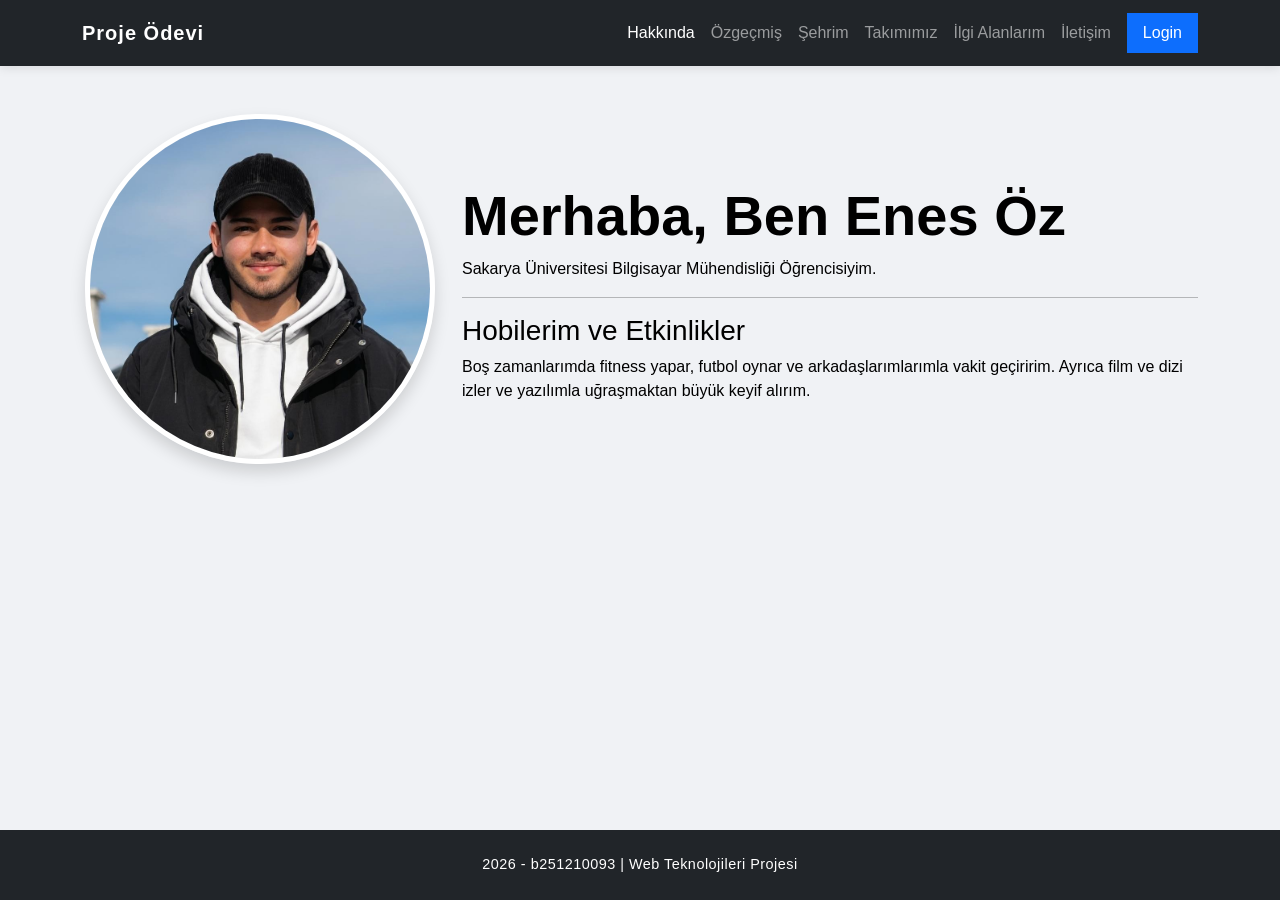
<file: index.html>
<!DOCTYPE html>
<html lang="tr">
<head>
    <meta charset="UTF-8">
    <meta name="viewport" content="width=device-width, initial-scale=1.0">
    <title>Web Teknolojileri Projesi | Hakkında</title>

    <link href="https://cdn.jsdelivr.net/npm/bootstrap@5.3.0/dist/css/bootstrap.min.css" rel="stylesheet">
    <link rel="stylesheet" href="style.css">
</head>
<body>

    <nav class="navbar navbar-expand-lg navbar-dark bg-dark sticky-top">
        <div class="container">
            <a class="navbar-brand" href="index.html">Proje Ödevi</a>
            <button class="navbar-toggler" type="button" data-bs-toggle="collapse" data-bs-target="#navbarNav">
                <span class="navbar-toggler-icon"></span>
            </button>
            <div class="collapse navbar-collapse" id="navbarNav">
                <ul class="navbar-nav ms-auto">
                    <li class="nav-item"><a class="nav-link active" href="index.html">Hakkında</a></li>
                    <li class="nav-item"><a class="nav-link" href="cv.html">Özgeçmiş</a></li>
                    <li class="nav-item"><a class="nav-link" href="sehrim.html">Şehrim</a></li>
                    <li class="nav-item"><a class="nav-link" href="takimimiz.html">Takımımız</a></li>
                    <li class="nav-item"><a class="nav-link" href="ilgialanlarim.html">İlgi Alanlarım</a></li>
                    <li class="nav-item"><a class="nav-link" href="iletisim.html">İletişim</a></li>
                    <li class="nav-item"><a class="nav-link btn-sm ms-lg-2 px-3 text-white bg-primary" href="login.html">Login</a></li>
                </ul>
            </div>
        </div>
    </nav>

    <main class="container my-5">
        <div class="row align-items-center">
            <div class="col-md-4 text-center">
                <img src="resimler/profil.jpg" class="profile-img shadow mb-4" alt="Profil Resmi">
            </div>
            <div class="col-md-8">
                <h1 class="display-4 fw-bold">Merhaba, Ben Enes Öz</h1>
                <p class="hobbies-section">Sakarya Üniversitesi Bilgisayar Mühendisliği Öğrencisiyim.</p>
                <hr>
                <section>
                    <h3>Hobilerim ve Etkinlikler</h3>
                    <p>Boş zamanlarımda fitness yapar, futbol oynar  ve arkadaşlarımlarımla vakit geçiririm.
                    Ayrıca film ve dizi izler ve yazılımla uğraşmaktan büyük keyif alırım.</p>
                    </p>
                </section>
            </div>
        </div>
    </main>

    <footer class="bg-dark text-white text-center py-4 mt-auto">
        <div class="container">
            <p class="mb-0"> 2026 - b251210093 | Web Teknolojileri Projesi</p>
        </div>
    </footer>

    <script src="https://cdn.jsdelivr.net/npm/bootstrap@5.3.0/dist/js/bootstrap.bundle.min.js"></script>
</body>
</html>
</file>
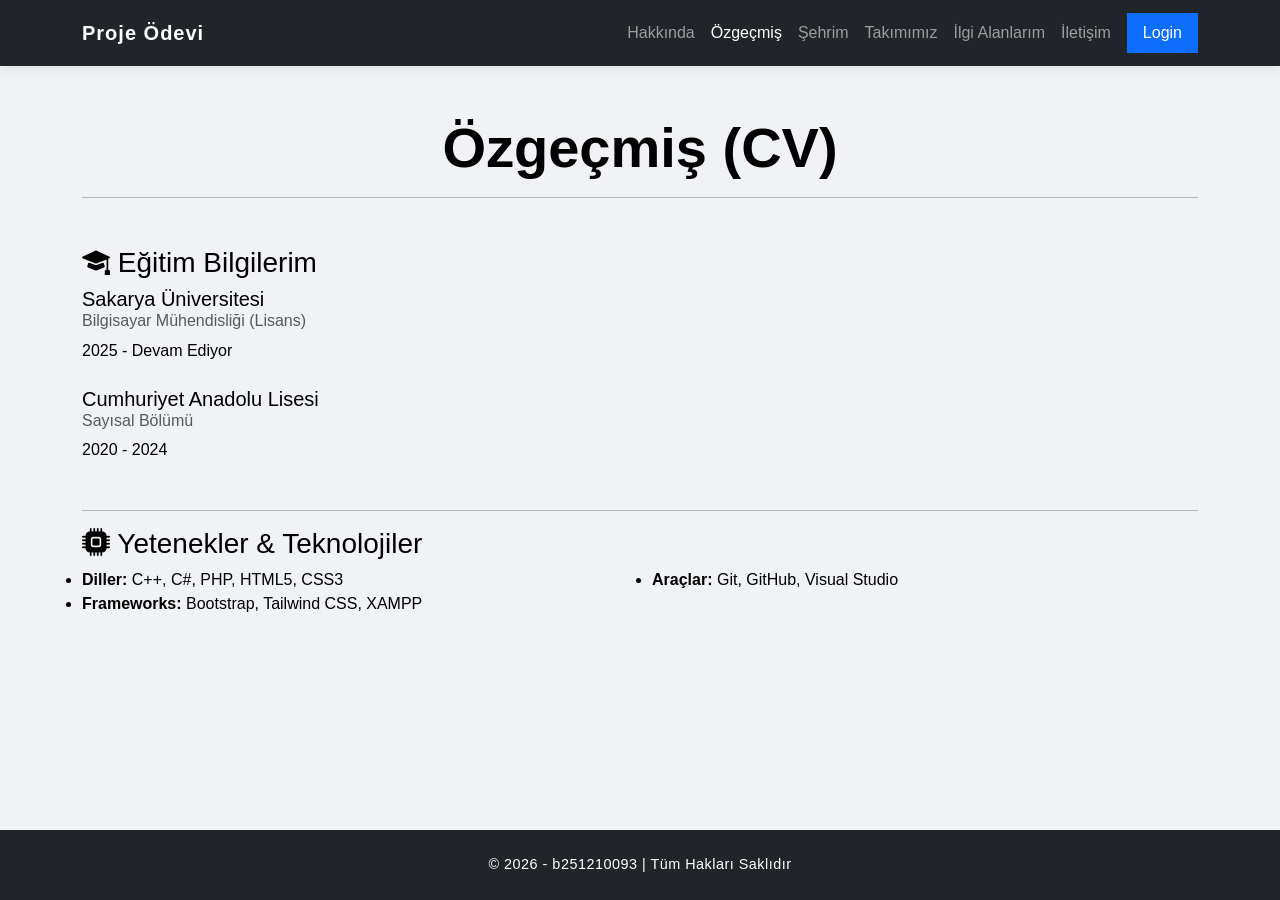
<file: cv.html>
<!DOCTYPE html>
<html lang="tr">
<head>
    <meta charset="UTF-8">
    <meta name="viewport" content="width=device-width, initial-scale=1.0">
    <title>Özgeçmiş | Enes Öz</title>

    <link href="https://cdn.jsdelivr.net/npm/bootstrap@5.3.0/dist/css/bootstrap.min.css" rel="stylesheet">
    <link rel="stylesheet" href="https://cdn.jsdelivr.net/npm/bootstrap-icons@1.11.0/font/bootstrap-icons.css">
    <link rel="stylesheet" href="style.css">
</head>
<body>

    <nav class="navbar navbar-expand-lg navbar-dark bg-dark sticky-top">
        <div class="container">
            <a class="navbar-brand" href="index.html">Proje Ödevi</a>
            <button class="navbar-toggler" type="button" data-bs-toggle="collapse" data-bs-target="#navbarNav">
                <span class="navbar-toggler-icon"></span>
            </button>
            <div class="collapse navbar-collapse" id="navbarNav">
                <ul class="navbar-nav ms-auto">
                    <li class="nav-item"><a class="nav-link" href="index.html">Hakkında</a></li>
                    <li class="nav-item"><a class="nav-link active" href="cv.html">Özgeçmiş</a></li>
                    <li class="nav-item"><a class="nav-link" href="sehrim.html">Şehrim</a></li>
                    <li class="nav-item"><a class="nav-link" href="takimimiz.html">Takımımız</a></li>
                    <li class="nav-item"><a class="nav-link" href="ilgi-alanlarim.html">İlgi Alanlarım</a></li>
                    <li class="nav-item"><a class="nav-link" href="iletisim.html">İletişim</a></li>
                    <li class="nav-item"><a class="nav-link btn-sm ms-lg-2 px-3 text-white bg-primary" href="login.html">Login</a></li>
                </ul>
            </div>
        </div>
    </nav>

    <main class="container my-5">
        
        <header class="text-center mb-5">
            <h1  class="display-4 fw-bold">Özgeçmiş (CV)</h1>
            <hr>
        </header>

        <section class="mb-5">
            <h2 class="h3 cv-section-title"><i class="bi bi-mortarboard-fill"></i> Eğitim Bilgilerim</h2>
            
            <article class="border-primary">
                <div class="card-body">
                    <h5 class="card-title">Sakarya Üniversitesi</h5>
                    <h6 class="card-subtitle mb-2 text-muted">Bilgisayar Mühendisliği (Lisans)</h6>
                    <p class="card-text">2025 - Devam Ediyor</p>
                </div>
            </article>
<br>
            <article class="border-secondary">
                <div class="card-body">
                    <h5 class="card-title">Cumhuriyet Anadolu Lisesi</h5>
                    <h6 class="card-subtitle mb-2 text-muted">Sayısal Bölümü</h6>
                    <p class="card-text">2020 - 2024</p>
                </div>
            </article>
        </section>
<hr>
        <section class="mb-5">
            <h2 class="h3 cv-section-title"><i class="bi bi-cpu-fill"></i> Yetenekler & Teknolojiler</h2>
            <div class="row">
                <div class="col-md-6">
                    <ul class="list-group list-group-flush">
                        <li><strong>Diller:</strong> C++, C#, PHP, HTML5, CSS3</li>
                        <li><strong>Frameworks:</strong> Bootstrap, Tailwind CSS, XAMPP</li>
                    </ul>
                </div>
                <div class="col-md-6">
                    <ul class="list-group list-group-flush">
                        <li><strong>Araçlar:</strong> Git, GitHub, Visual Studio</li>
                    </ul>
                </div>
            </div>
        </section>

    </main>

    <footer class="bg-dark text-white text-center py-4">
        <div class="container">
            <p class="mb-0">© 2026 - b251210093 | Tüm Hakları Saklıdır</p>
        </div>
    </footer>

    <script src="https://cdn.jsdelivr.net/npm/bootstrap@5.3.0/dist/js/bootstrap.bundle.min.js"></script>
</body>
</html>
</file>
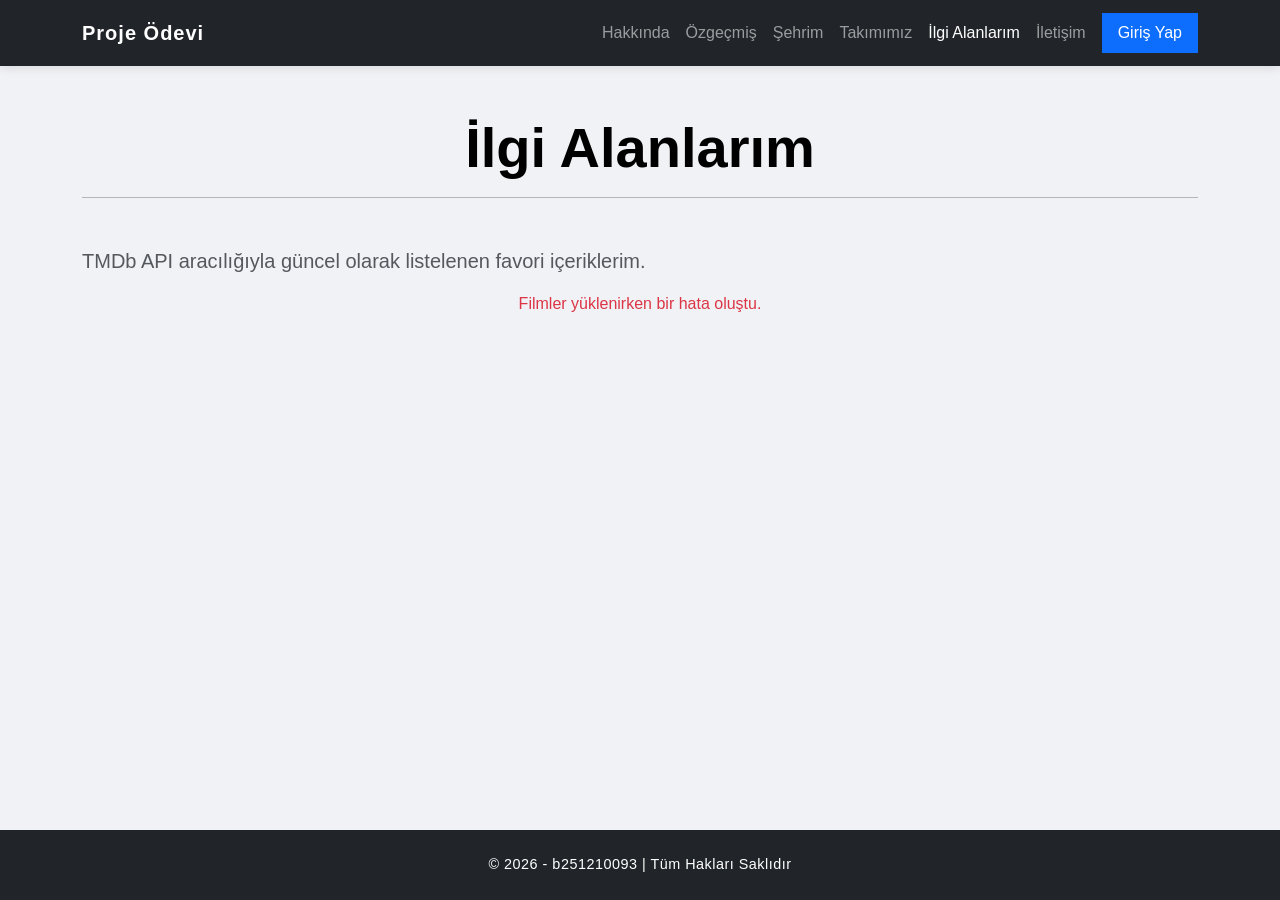
<file: ilgialanlarim.html>
<!DOCTYPE html>
<html lang="tr">
<head>
    <meta charset="UTF-8">
    <meta name="viewport" content="width=device-width, initial-scale=1.0">
    <title>İlgi Alanlarım | Enes Öz</title>

    <link href="https://cdn.jsdelivr.net/npm/bootstrap@5.3.0/dist/css/bootstrap.min.css" rel="stylesheet">
    <link rel="stylesheet" href="style.css">
</head>

<body>

    <nav class="navbar navbar-expand-lg navbar-dark bg-dark sticky-top">
        <div class="container">
            <a class="navbar-brand" href="index.html">Proje Ödevi</a>
            <button class="navbar-toggler" type="button" data-bs-toggle="collapse" data-bs-target="#navbarNav">
                <span class="navbar-toggler-icon"></span>
            </button>
            <div class="collapse navbar-collapse" id="navbarNav">
                <ul class="navbar-nav ms-auto">
                    <li class="nav-item"><a class="nav-link" href="index.html">Hakkında</a></li>
                    <li class="nav-item"><a class="nav-link" href="cv.html">Özgeçmiş</a></li>
                    <li class="nav-item"><a class="nav-link" href="sehrim.html">Şehrim</a></li>
                    <li class="nav-item"><a class="nav-link" href="takimimiz.html">Takımımız</a></li>
                    <li class="nav-item"><a class="nav-link active" href="ilgialanlarim.html">İlgi Alanlarım</a></li>
                    <li class="nav-item"><a class="nav-link" href="iletisim.html">İletişim</a></li>
                    <li class="nav-item"><a class="nav-link btn-sm ms-lg-2 px-3 text-white bg-primary" href="login.html">Giriş Yap</a></li>
                </ul>
            </div>
        </div>
    </nav>

    <main class="container my-5">
        <header class="text-center mb-5">
            <h1 class="display-4 fw-bold main-title">İlgi Alanlarım</h1>
            <hr>
    </header>
            <p class="lead text-muted mt-3">TMDb API aracılığıyla güncel olarak listelenen favori içeriklerim.</p>
        </header>
        
        <!-- API Verilerinin Basılacağı Alan -->
        <div id="film-listesi" class="row g-4">
            <div class="d-flex justify-content-center py-5">
                <div class="spinner-grow text-primary" role="status" style="width: 3rem; height: 3rem;">
                    <span class="visually-hidden">Yükleniyor...</span>
                </div>
            </div>
        </div>
    </main>

   <footer class="bg-dark text-white text-center py-4 mt-auto">
        <p class="mb-0">© 2026 - b251210093 | Tüm Hakları Saklıdır</p>
    </footer>

    <script src="https://cdn.jsdelivr.net/npm/bootstrap@5.3.0/dist/js/bootstrap.bundle.min.js"></script>
    <script src="script.js"></script>
</body>
</html>
</file>
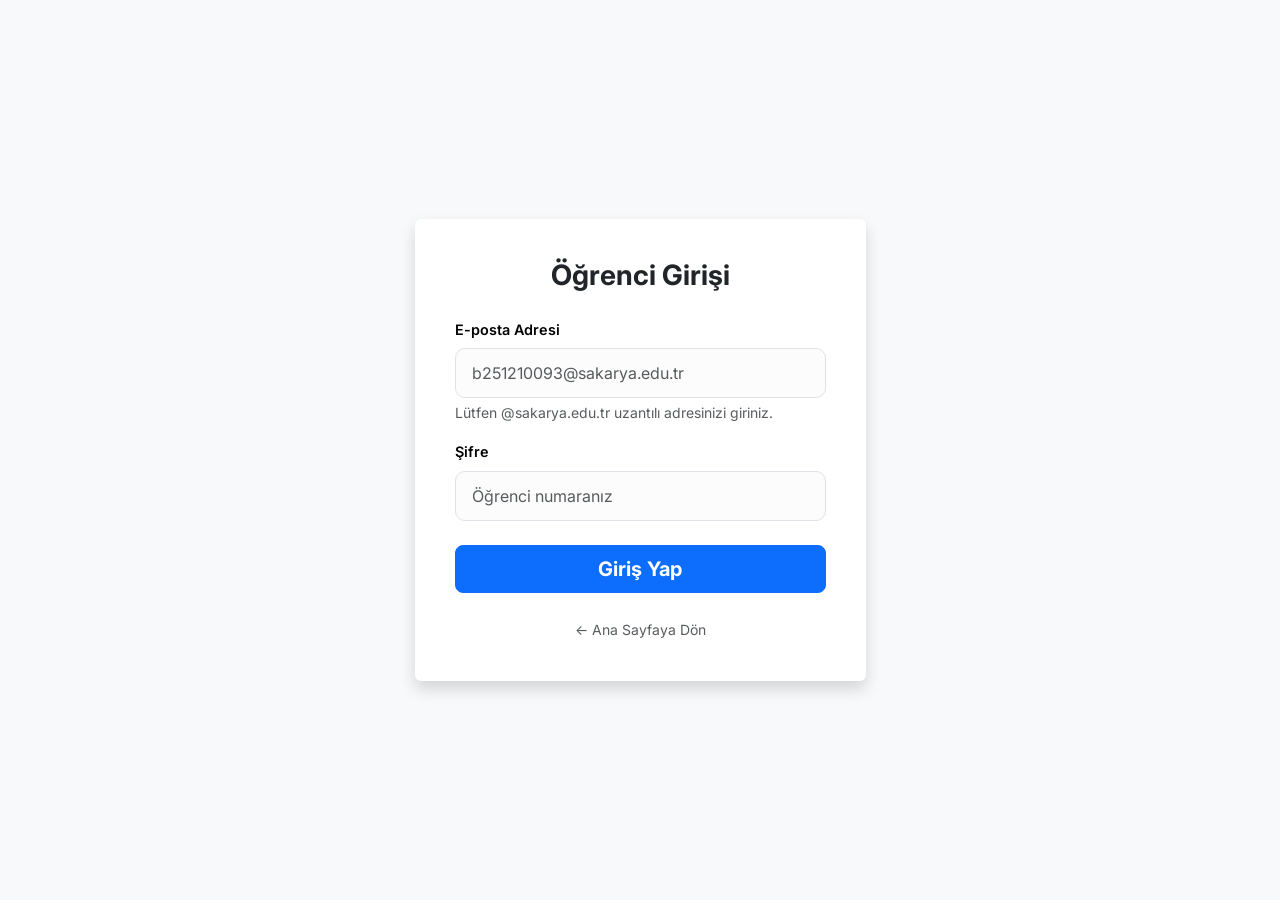
<file: login.html>
<!DOCTYPE html>
<html lang="tr">
<head>
    <meta charset="UTF-8">
    <meta name="viewport" content="width=device-width, initial-scale=1.0">
    <title>Giriş Yap | Web Projesi</title>

    <link href="https://cdn.jsdelivr.net/npm/bootstrap@5.3.0/dist/css/bootstrap.min.css" rel="stylesheet">
    <link href="https://fonts.googleapis.com/css2?family=Inter:wght@400;600&display=swap" rel="stylesheet">
    <link rel="stylesheet" href="style.css">
</head>
<body class="bg-light">

    <div class="container">
        <div class="row justify-content-center align-items-center vh-100">
            <div class="col-md-5">
                <div class="card login-card shadow border-0 p-3">
                    <div class="card-body p-4">
                        <h3 class="text-center mb-4 fw-bold">Öğrenci Girişi</h3>
                        
                        <form action="login.php" method="POST">
                            
                            <div class="mb-3">
                                <label for="email" class="form-label">E-posta Adresi</label>
                                <input type="email" 
                                       class="form-control" 
                                       id="email" 
                                       name="email" 
                                       placeholder="b251210093@sakarya.edu.tr" 
                                       required>
                                <div class="form-text">Lütfen @sakarya.edu.tr uzantılı adresinizi giriniz.</div>
                            </div>

                            <div class="mb-4">
                                <label for="password" class="form-label">Şifre</label>
                                <input type="password" 
                                       class="form-control" 
                                       id="password" 
                                       name="password" 
                                       placeholder="Öğrenci numaranız" 
                                       required>
                            </div>

                            <div class="d-grid">
                                <button type="submit" class="btn btn-primary btn-lg fw-bold">Giriş Yap</button>
                            </div>

                        </form>
                        
                        <div class="text-center mt-4">
                            <a href="index.html" class="text-decoration-none small text-muted">← Ana Sayfaya Dön</a>
                        </div>
                    </div>
                </div>
            </div>
        </div>
    </div>

    <script src="https://cdn.jsdelivr.net/npm/bootstrap@5.3.0/dist/js/bootstrap.bundle.min.js"></script>
</body>
</html>
</file>
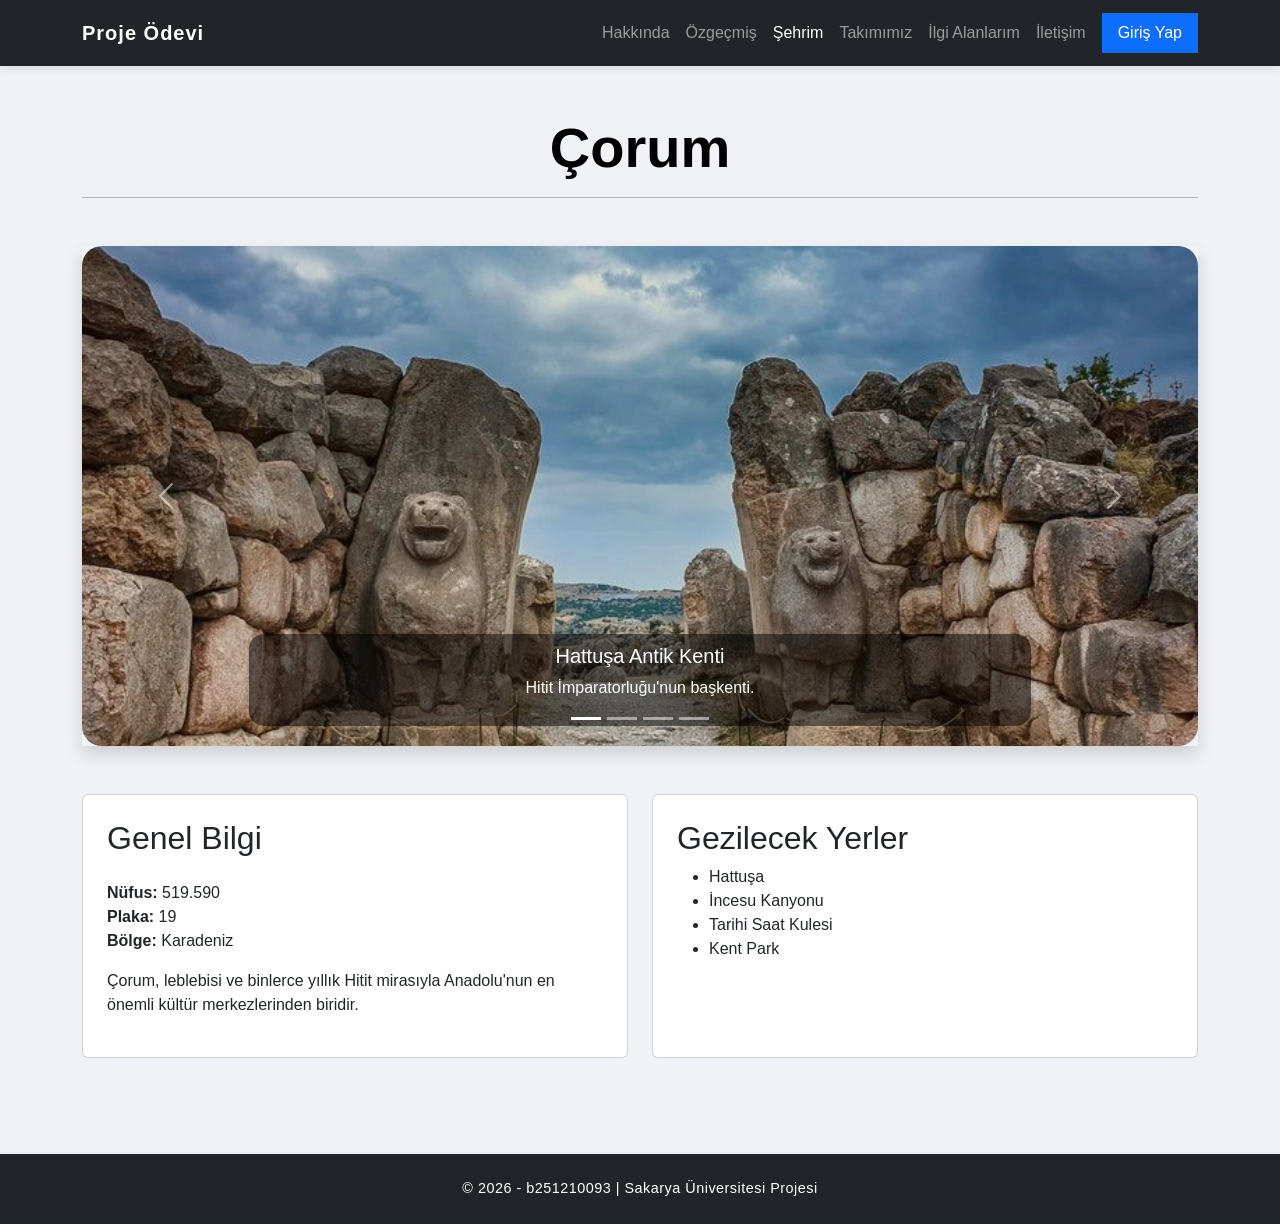
<file: sehrim.html>
<!DOCTYPE html>
<html lang="tr">
<head>
    <meta charset="UTF-8">
    <meta name="viewport" content="width=device-width, initial-scale=1.0">
    <title>Şehrim | Çorum</title>
    <link href="https://cdn.jsdelivr.net/npm/bootstrap@5.3.0/dist/css/bootstrap.min.css" rel="stylesheet">
    <link rel="stylesheet" href="style.css">
</head>
<body>

    <nav class="navbar navbar-expand-lg navbar-dark bg-dark sticky-top">
        <div class="container">
            <a class="navbar-brand" href="index.html">Proje Ödevi</a>
            <button class="navbar-toggler" type="button" data-bs-toggle="collapse" data-bs-target="#navbarNav">
                <span class="navbar-toggler-icon"></span>
            </button>
            <div class="collapse navbar-collapse" id="navbarNav">
                <ul class="navbar-nav ms-auto">
                    <li class="nav-item"><a class="nav-link" href="index.html">Hakkında</a></li>
                    <li class="nav-item"><a class="nav-link" href="cv.html">Özgeçmiş</a></li>
                    <li class="nav-item"><a class="nav-link active" href="sehrim.html">Şehrim</a></li>
                    <li class="nav-item"><a class="nav-link" href="takimimiz.html">Takımımız</a></li>
                    <li class="nav-item"><a class="nav-link" href="ilgialanlarim.html">İlgi Alanlarım</a></li>
                    <li class="nav-item"><a class="nav-link" href="iletisim.html">İletişim</a></li>
                    <li class="nav-item"><a class="nav-link btn-sm ms-lg-2 px-3 text-white bg-primary" href="login.html">Giriş Yap</a></li>
                </ul>
            </div>
        </div>
    </nav>

    <main class="container my-5">
        <header class="text-center mb-5">
            <h1 class="display-4 fw-bold">Çorum</h1>
            <hr>
        </header>

        <!-- ÖDEV KURALI: En az 4 resimden oluşan, tıklanabilir Slider -->
        <div id="citySlider" class="carousel slide mb-5 shadow" data-bs-ride="carousel">
            <!-- Tıklanabilir Göstergeler -->
            <div class="carousel-indicators">
                <button type="button" data-bs-target="#citySlider" data-bs-slide-to="0" class="active"></button>
                <button type="button" data-bs-target="#citySlider" data-bs-slide-to="1"></button>
                <button type="button" data-bs-target="#citySlider" data-bs-slide-to="2"></button>
                <button type="button" data-bs-target="#citySlider" data-bs-slide-to="3"></button>
            </div>

            <div class="carousel-inner rounded-4">
                <div class="carousel-item active">
                    <img src="resimler/sehir1.jpg" class="d-block w-100 main-slider-img" alt="Hattuşa">
                    <div class="carousel-caption d-none d-md-block">
                        <h5>Hattuşa Antik Kenti</h5>
                        <p>Hitit İmparatorluğu'nun başkenti.</p>
                    </div>
                </div>
                <div class="carousel-item">
                    <img src="resimler/sehir2.jpg" class="d-block w-100 main-slider-img" alt="İncesu">
                    <div class="carousel-caption d-none d-md-block">
                        <h5>İncesu Kanyonu</h5>
                        <p>Doğal yürüyüş yolu ve eşsiz manzara.</p>
                    </div>
                </div>
                <div class="carousel-item">
                    <img src="resimler/sehir3.jpg" class="d-block w-100 main-slider-img" alt="Saat Kulesi">
                    <div class="carousel-caption d-none d-md-block">
                        <h5>Çorum Saat Kulesi</h5>
                        <p>Şehrin merkezindeki tarihi saat kulesi.</p>
                    </div>
                </div>
                <div class="carousel-item">
                    <img src="resimler/sehir4.jpg" class="d-block w-100 main-slider-img" alt="Kent Park">
                    <div class="carousel-caption d-none d-md-block">
                        <h5>Kent Park</h5>
                        <p>Karadeniz Bölgesinin en büyük yapay göleti.</p>
                    </div>
                </div>
            </div>

            <button class="carousel-control-prev" type="button" data-bs-target="#citySlider" data-bs-slide="prev">
                <span class="carousel-control-prev-icon"></span>
            </button>
            <button class="carousel-control-next" type="button" data-bs-target="#citySlider" data-bs-slide="next">
                <span class="carousel-control-next-icon"></span>
            </button>
        </div>

        <div class="row mb-5">
            <div class="col-lg-6">
                <div class="card p-4 h-100">
                    <h2>Genel Bilgi</h2>
                    <p class="mt-3"><strong>Nüfus:</strong> 519.590<br><strong>Plaka:</strong> 19<br><strong>Bölge:</strong> Karadeniz</p>
                    <p>Çorum, leblebisi ve binlerce yıllık Hitit mirasıyla Anadolu'nun en önemli kültür merkezlerinden biridir.</p>
                </div>
            </div>
            <div class="col-lg-6">
                <div class="card p-4 h-100">
                    <h2>Gezilecek Yerler</h2>
                    <ul>
                        <li>Hattuşa</li>
                        <li>İncesu Kanyonu</li>
                        <li>Tarihi Saat Kulesi</li>
                        <li>Kent Park</li>
                    </ul>
                </div>
            </div>
        </div>
    </main>

    <footer class="bg-dark text-white text-center py-4">
        <p class="mb-0">© 2026 - b251210093 | Sakarya Üniversitesi Projesi</p>
    </footer>

    <script src="https://cdn.jsdelivr.net/npm/bootstrap@5.3.0/dist/js/bootstrap.bundle.min.js"></script>
</body>
</html>
</file>
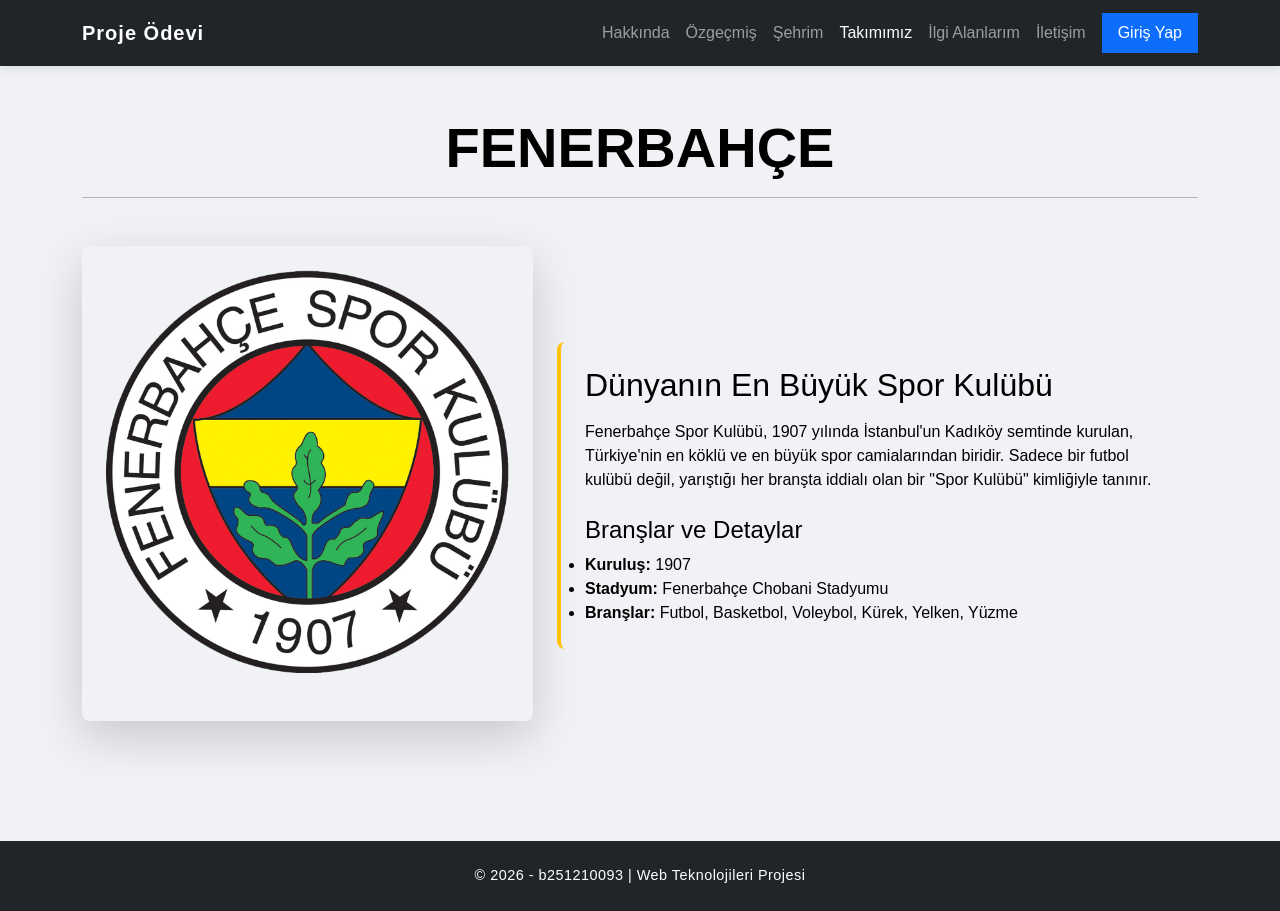
<file: takimimiz.html>
<!DOCTYPE html>
<html lang="tr">
<head>
    <meta charset="UTF-8">
    <meta name="viewport" content="width=device-width, initial-scale=1.0">
    <title>Takımımız - Fenerbahçe</title>

    <link href="https://cdn.jsdelivr.net/npm/bootstrap@5.3.0/dist/css/bootstrap.min.css" rel="stylesheet">
    <link rel="stylesheet" href="style.css"> 
</head>
<body>

<nav class="navbar navbar-expand-lg navbar-dark bg-dark sticky-top">
    <div class="container">
        <a class="navbar-brand" href="index.html">Proje Ödevi</a>
        <button class="navbar-toggler" type="button" data-bs-toggle="collapse" data-bs-target="#navbarNav">
            <span class="navbar-toggler-icon"></span>
        </button>
        <div class="collapse navbar-collapse" id="navbarNav">
            <ul class="navbar-nav ms-auto">
                <li class="nav-item"><a class="nav-link" href="index.html">Hakkında</a></li>
                <li class="nav-item"><a class="nav-link" href="cv.html">Özgeçmiş</a></li>
                <li class="nav-item"><a class="nav-link" href="sehrim.html">Şehrim</a></li>
                <li class="nav-item"><a class="nav-link active" href="takimimiz.html">Takımımız</a></li>
                <li class="nav-item"><a class="nav-link" href="ilgialanlarim.html">İlgi Alanlarım</a></li>
                <li class="nav-item"><a class="nav-link" href="iletisim.html">İletişim</a></li>
                <li class="nav-item"><a class="nav-link btn-sm ms-lg-2 px-3 text-white bg-primary" href="login.html">Giriş Yap</a></li>
            </ul>
        </div>
    </div>
</nav>

<main class="container my-5">
    <header class="text-center mb-5">
        <h1 class="display-4 fw-bold fb-title">FENERBAHÇE</h1>
        <hr>
    </header>

    <div class="row align-items-center">
        <div class="col-md-5 text-center mb-4">
            <div class="logo-card p-4 shadow-lg rounded-3">
                <img src="resimler/fenerbahce.png" alt="Fenerbahçe Logo" class="img-fluid mb-4 fb-logo">
            </div>
        </div>

        <div class="col-md-7">
            <section class="p-4 rounded-3 border-start border-4 border-warning">
                <h2 class="mb-3">Dünyanın En Büyük Spor Kulübü</h2>
                <p>Fenerbahçe Spor Kulübü, 1907 yılında İstanbul'un Kadıköy semtinde kurulan, Türkiye'nin en köklü ve en büyük spor camialarından biridir. Sadece bir futbol kulübü değil, yarıştığı her branşta iddialı olan bir "Spor Kulübü" kimliğiyle tanınır.</p>
                
                <h4 class="mt-4">Branşlar ve Detaylar</h4>
                <ul class="list-group list-group-flush text-start">
                    <li><strong>Kuruluş:</strong> 1907</li>
                    <li><strong>Stadyum:</strong> Fenerbahçe Chobani Stadyumu</li>
                    <li><strong>Branşlar:</strong> Futbol, Basketbol, Voleybol, Kürek, Yelken, Yüzme</li>
                </ul>
            </section>
        </div>
    </div>
</main>

<footer class="bg-dark text-white text-center py-4 mt-5">
    <p class="mb-0">© 2026 - b251210093 | Web Teknolojileri Projesi</p>
</footer>

<script src="https://cdn.jsdelivr.net/npm/bootstrap@5.3.0/dist/js/bootstrap.bundle.min.js"></script>
</body>
</html>
</file>
<file: style.css>
:root{
    --ana-mavi: #0c5cf2ee;
    --arka-plan: #f0f2f5;
}

html, body {
    height: 100%;
}

body {
    font-family: 'Inter', 'Segoe UI', Tahoma, Geneva, Verdana, sans-serif;
    background-color: var(--arka-plan);
    color: #000000;
    display: flex;
    flex-direction: column;
    min-height: 100vh;
}

.navbar {
    box-shadow: 0 2px 10px rgba(0, 0, 0, 0.1);
    padding: 0.8rem 0;
}

.navbar-brand {
    font-weight: bold;
    letter-spacing: 1px;
}

.nav-link {
    transition: color 0.3s ease;
    text-decoration: none;
}

.nav-link:hover {
    color: var(--ana-mavi) !important;
}

footer {
    margin-top: auto;
    font-size: 0.9rem;
    letter-spacing: 0.5px;
    padding: 20px 0;
}

.profile-img {
    width: 350px;
    height: 350px;
    object-fit: cover;
    border-radius: 50%;
    border: 5px solid white;
    box-shadow: 0 5px 15px rgba(0, 0, 0, 0.15);
    display: block;
    margin: 0 auto;
    transition: transform 0.3s ease;
}

.profile-img:hover {
    transform: scale(1.03);
}

.card:hover, .contact-card:hover, .login-card:hover {
    transform: translateY(-8px);
    box-shadow: 0 12px 25px rgba(0, 0, 0, 0.15);
}

.form-label {
    font-weight: 600;
    font-size: 0.9rem;
    color: #000000;
    margin-bottom: 0.5rem;
}

.form-control {
    border-radius: 10px;
    padding: 0.75rem 1rem;
    border: 1px solid #dee2e6;
    background-color: #fcfcfc;
}

.form-control:focus {
    background-color: #fff;
    border-color: var(--ana-mavi);
    box-shadow: 0 0 0 0.25rem rgba(13, 110, 253, 0.1);
}

.btn-warning {
    border-radius: 10px;
    padding: 12px 20px;
    font-weight: 600;
    color: #ffffff;
}

.carousel-item img {
    border-radius: 20px;
    filter: brightness(85%);
}

.list-group-item {
    border: none;
    background-color: transparent;
    padding: 12px 20px;
}

.movie-poster {
    height: 400px;
    object-fit: cover;
    border-top-left-radius: 20px;
    border-top-right-radius: 20px;
}

@media (max-width: 768px) {
    .profile-img {
        width: 180px;
        height: 180px;
    }
   
    .carousel-item img {
        height: 250px !important;
    }
    
    .card-body {
        text-align: center;
    }
}
.main-slider-img {
    height: 500px !important;
    object-fit: cover !important;
    border-radius: 20px;
}

.carousel-caption {
    background: rgba(0, 0, 0, 0.5);
    border-radius: 15px;
    padding: 10px;
}

@media (max-width: 768px) {
    .main-slider-img {
        height: 250px !important;
    }
}
</file>
